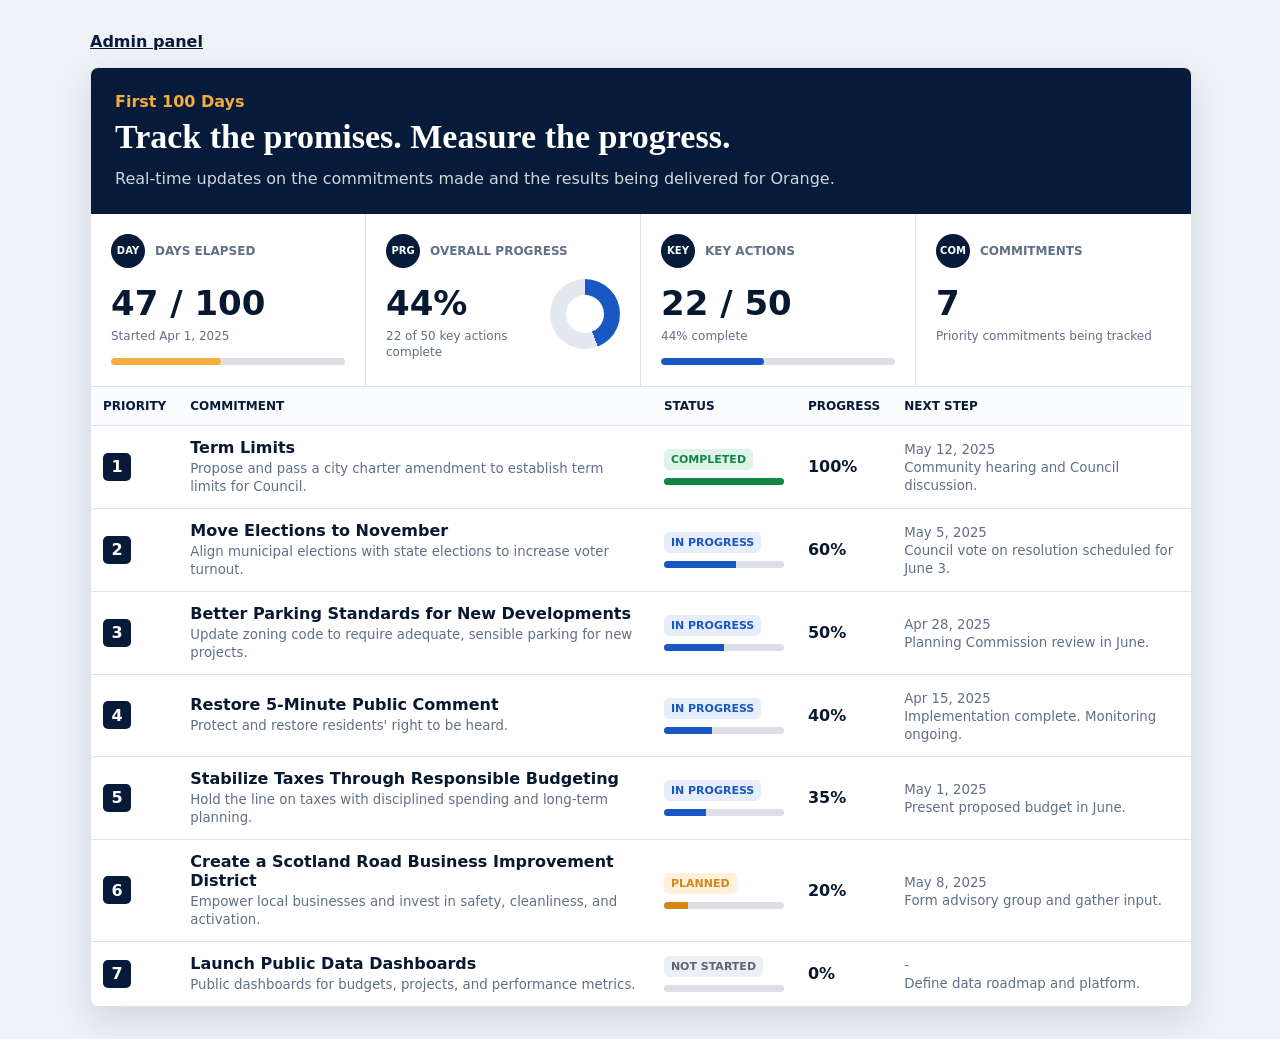
<file: index.html>
<!doctype html>
<html lang="en">
  <head>
    <meta charset="utf-8">
    <meta name="viewport" content="width=device-width, initial-scale=1">
    <title>First 100 Days Embed Preview</title>
    <style>
      body {
        background: #eef2f7;
        margin: 0;
        padding: 32px;
      }

      main {
        margin: 0 auto;
        max-width: 1100px;
      }

      .admin-link {
        color: #061b3a;
        display: inline-block;
        font-family: Inter, ui-sans-serif, system-ui, -apple-system, BlinkMacSystemFont, "Segoe UI", sans-serif;
        font-weight: 800;
        margin-bottom: 16px;
      }
    </style>
  </head>
  <body>
    <main>
      <a class="admin-link" href="./admin.html">Admin panel</a>
      <div id="first-100-days-metrics"></div>
      <script src="./metrics-data.js"></script>
      <script src="./embed.js" data-target="#first-100-days-metrics" data-dashboard-url="https://jameswardfororange.com/first-100-days"></script>
    </main>
  </body>
</html>
</file>
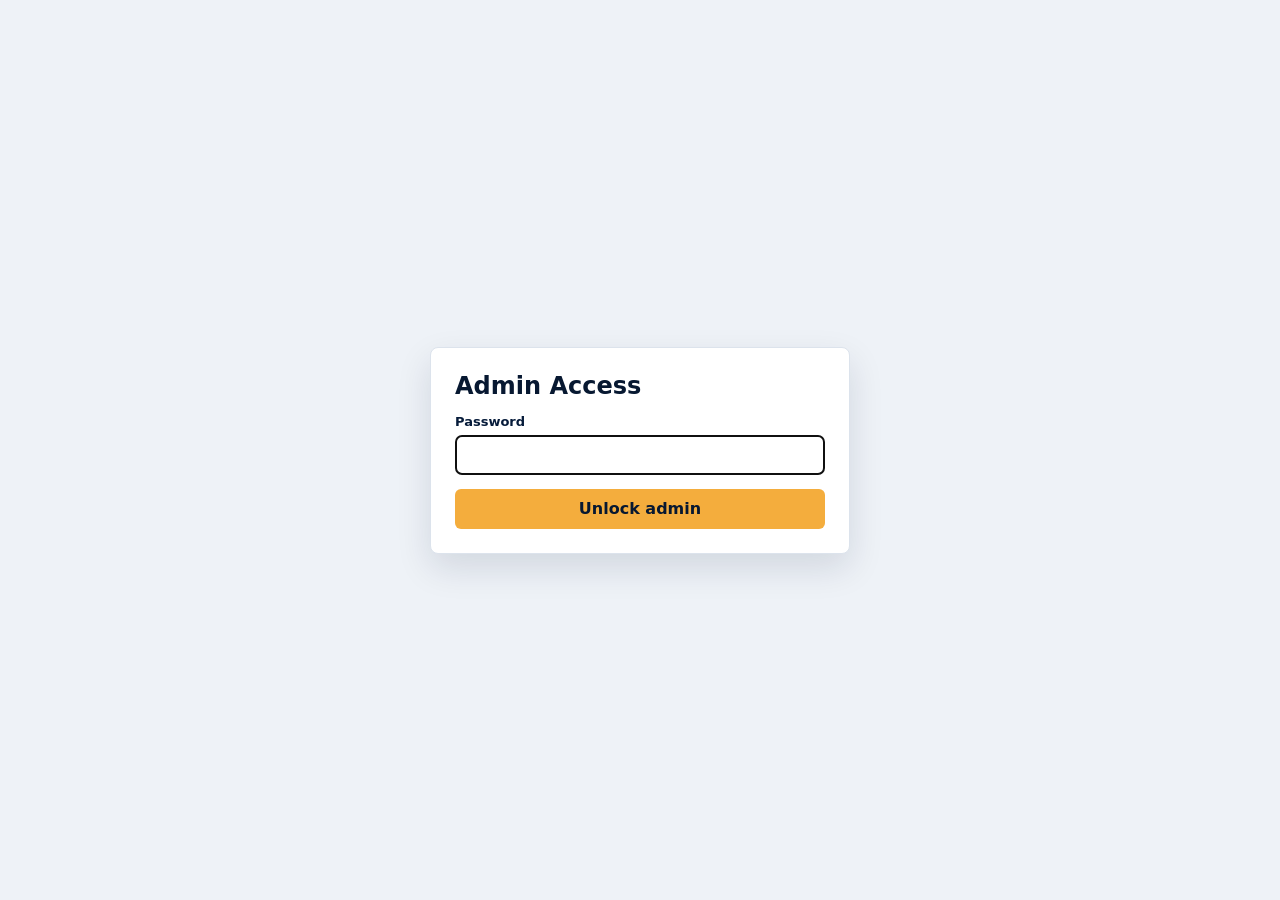
<file: admin.html>
<!doctype html>
<html lang="en">
  <head>
    <meta charset="utf-8">
    <meta name="viewport" content="width=device-width, initial-scale=1">
    <title>First 100 Days Admin</title>
    <style>
      :root {
        --navy: #061b3a;
        --gold: #f4ad3d;
        --ink: #071831;
        --muted: #607086;
        --line: #dce3ec;
        --soft: #eef2f7;
        --blue: #1957c2;
        --danger: #a62620;
        font-family: Inter, ui-sans-serif, system-ui, -apple-system, BlinkMacSystemFont, "Segoe UI", sans-serif;
      }

      * {
        box-sizing: border-box;
      }

      body {
        background: var(--soft);
        color: var(--ink);
        margin: 0;
      }

      header {
        background: var(--navy);
        color: white;
        padding: 22px;
      }

      header div {
        align-items: center;
        display: flex;
        gap: 16px;
        justify-content: space-between;
        margin: 0 auto;
        max-width: 1240px;
      }

      h1 {
        font-size: 24px;
        margin: 0;
      }

      header a {
        color: var(--gold);
        font-weight: 800;
      }

      .header-actions {
        align-items: center;
        display: flex;
        flex-wrap: wrap;
        gap: 8px;
        justify-content: flex-end;
      }

      .header-actions a {
        margin-right: 8px;
      }

      main {
        display: grid;
        gap: 18px;
        grid-template-columns: 360px 1fr;
        margin: 0 auto;
        max-width: 1240px;
        padding: 22px;
      }

      section,
      .card {
        background: white;
        border: 1px solid var(--line);
        border-radius: 8px;
        padding: 20px;
      }

      h2,
      h3 {
        margin: 0 0 14px;
      }

      label {
        color: var(--navy);
        display: grid;
        font-size: 13px;
        font-weight: 800;
        gap: 6px;
      }

      input,
      select,
      textarea {
        border: 1px solid #cfd8e3;
        border-radius: 6px;
        color: var(--ink);
        font: inherit;
        min-height: 40px;
        padding: 9px 10px;
        width: 100%;
      }

      textarea {
        min-height: 78px;
        resize: vertical;
      }

      button,
      .button {
        align-items: center;
        background: var(--gold);
        border: 0;
        border-radius: 6px;
        color: var(--ink);
        cursor: pointer;
        display: inline-flex;
        font: inherit;
        font-weight: 850;
        justify-content: center;
        min-height: 40px;
        padding: 0 14px;
        text-decoration: none;
      }

      button.secondary,
      .button.secondary {
        background: #e9eef6;
      }

      button.danger {
        background: #ffe1df;
        color: var(--danger);
      }

      .stack {
        display: grid;
        gap: 12px;
      }

      .actions {
        display: flex;
        flex-wrap: wrap;
        gap: 8px;
      }

      .notice {
        background: #fff8e9;
        border: 1px solid #f5d89d;
        border-radius: 8px;
        color: #69440e;
        font-size: 13px;
        line-height: 1.45;
        padding: 12px;
      }

      .calculated {
        background: #eef4ff;
        border: 1px solid #cbdcf8;
        border-radius: 8px;
        color: var(--navy);
        display: grid;
        gap: 8px;
        grid-template-columns: repeat(2, minmax(0, 1fr));
        padding: 12px;
      }

      .calculated strong {
        display: block;
        font-size: 22px;
      }

      .calculated span {
        color: var(--muted);
        font-size: 12px;
        font-weight: 800;
        text-transform: uppercase;
      }

      .commitment-card {
        background: #fbfcfe;
        border: 1px solid var(--line);
        border-radius: 8px;
        display: grid;
        gap: 12px;
        padding: 16px;
      }

      .commitment-head {
        align-items: center;
        display: flex;
        gap: 12px;
        justify-content: space-between;
      }

      .commitment-title {
        font-weight: 900;
      }

      .form-grid {
        display: grid;
        gap: 12px;
        grid-template-columns: repeat(2, minmax(0, 1fr));
      }

      .full {
        grid-column: 1 / -1;
      }

      .documents {
        display: grid;
        gap: 8px;
      }

      .document-row {
        align-items: center;
        background: white;
        border: 1px solid var(--line);
        border-radius: 6px;
        display: grid;
        gap: 8px;
        grid-template-columns: 1fr 1.4fr auto;
        padding: 10px;
      }

      .document-row a {
        color: var(--blue);
        font-weight: 800;
      }

      .preview {
        margin-top: 18px;
      }

      body.locked main,
      body.locked header {
        display: none;
      }

      .login-screen {
        align-items: center;
        background: var(--soft);
        display: none;
        min-height: 100vh;
        padding: 22px;
      }

      body.locked .login-screen {
        display: flex;
      }

      .login-card {
        background: white;
        border: 1px solid var(--line);
        border-radius: 8px;
        box-shadow: 0 14px 35px rgba(6, 27, 58, 0.12);
        display: grid;
        gap: 14px;
        margin: 0 auto;
        max-width: 420px;
        padding: 24px;
        width: 100%;
      }

      .login-error {
        color: var(--danger);
        display: none;
        font-size: 13px;
        font-weight: 800;
      }

      @media (max-width: 980px) {
        main,
        .form-grid,
        .document-row,
        .calculated {
          grid-template-columns: 1fr;
        }

        header div {
          align-items: flex-start;
          flex-direction: column;
        }

        .header-actions {
          justify-content: flex-start;
        }
      }
    </style>
  </head>
  <body class="locked">
    <div class="login-screen">
      <form class="login-card" data-login-form>
        <h1>Admin Access</h1>
        <label>Password <input data-password type="password" autocomplete="current-password" autofocus></label>
        <span class="login-error" data-login-error>Incorrect password.</span>
        <button type="submit">Unlock admin</button>
      </form>
    </div>

    <header>
      <div>
        <h1>First 100 Days Admin</h1>
        <div class="header-actions">
          <a href="./index.html">View public preview</a>
          <button data-save-local type="button">Save draft</button>
          <button data-download-data type="button">Download metrics-data.js</button>
          <button data-download-json type="button">Download metrics.json</button>
          <button class="secondary" data-reset type="button">Reset draft</button>
        </div>
      </div>
    </header>

    <main>
      <aside class="stack">
        <section>
          <h2>Summary</h2>
          <div class="notice">
            Overall progress and completed key actions are calculated from the commitments below.
          </div>
          <form class="stack" data-summary-form></form>
        </section>

        <section>
          <h2>Add Commitment</h2>
          <form class="stack" data-add-form></form>
        </section>
      </aside>

      <section>
        <h2>Commitments</h2>
        <div class="stack" data-commitments></div>
        <div class="preview">
          <h2>Preview</h2>
          <div id="first-100-days-admin-preview"></div>
        </div>
      </section>
    </main>

    <script src="./metrics-data.js"></script>
    <script src="./admin.js"></script>
  </body>
</html>
</file>
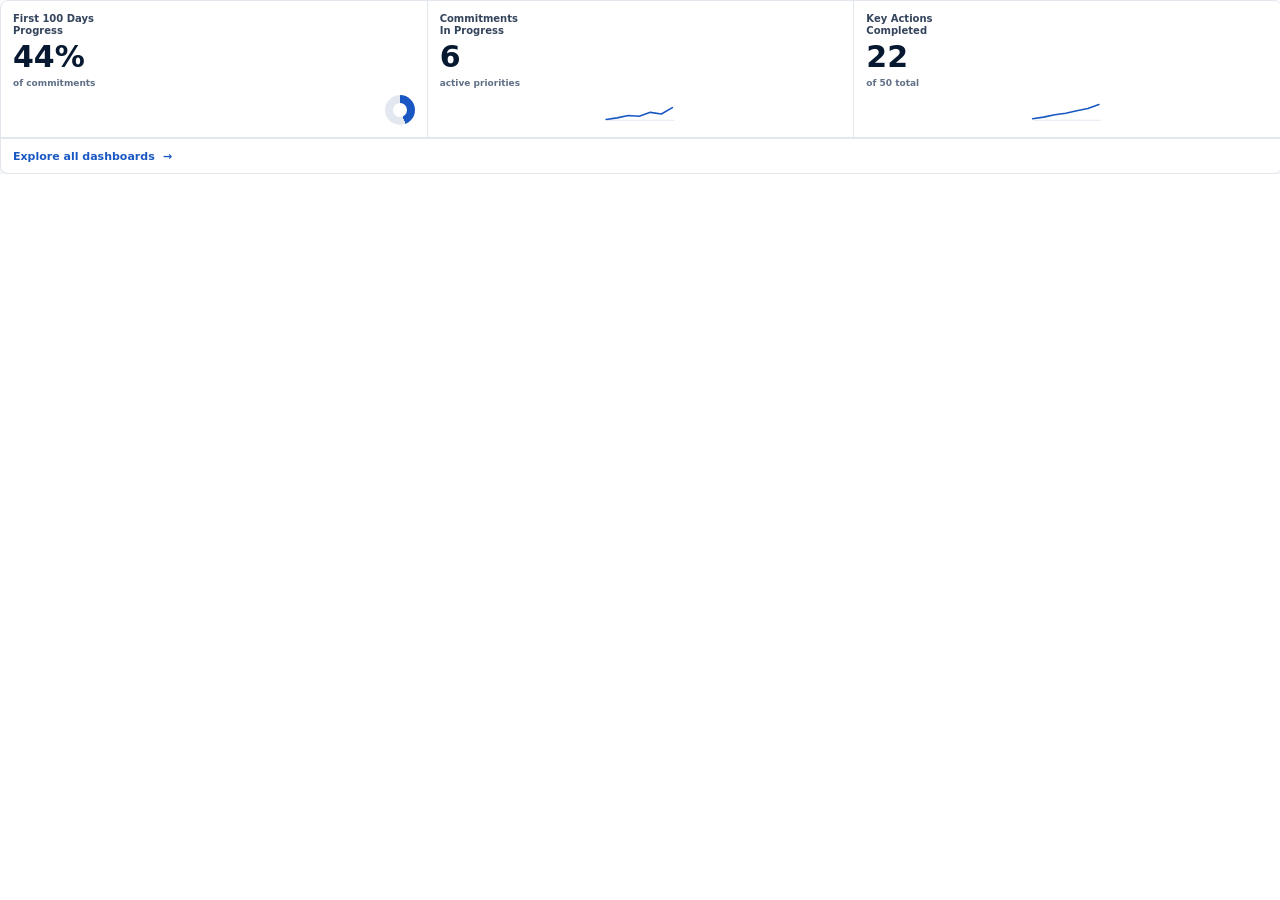
<file: micro-widget.html>
<!doctype html>
<html lang="en">
  <head>
    <meta charset="utf-8">
    <meta name="viewport" content="width=device-width, initial-scale=1">
    <title>First 100 Days Micro Widget</title>
    <style>
      html,
      body {
        background: transparent;
        height: auto;
        margin: 0;
        overflow: hidden;
        padding: 0;
        width: 100%;
      }
    </style>
  </head>
  <body>
    <div id="first-100-days-micro-widget"></div>
    <script src="./metrics-data.js"></script>
    <script
      src="./micro-widget.js"
      data-target="#first-100-days-micro-widget"
      data-dashboard-url="https://jameswardfororange.com/first-100-days">
    </script>
    <script>
      (function () {
        function sendHeight() {
          var height = Math.ceil(document.documentElement.scrollHeight || document.body.scrollHeight || 0);
          window.parent.postMessage({
            type: "first100days:micro-height",
            height: height
          }, "*");
        }

        window.addEventListener("load", sendHeight);
        window.addEventListener("resize", sendHeight);
        window.addEventListener("first100days:data-ready", function () {
          window.setTimeout(sendHeight, 100);
        });
        window.setTimeout(sendHeight, 500);
      }());
    </script>
  </body>
</html>
</file>
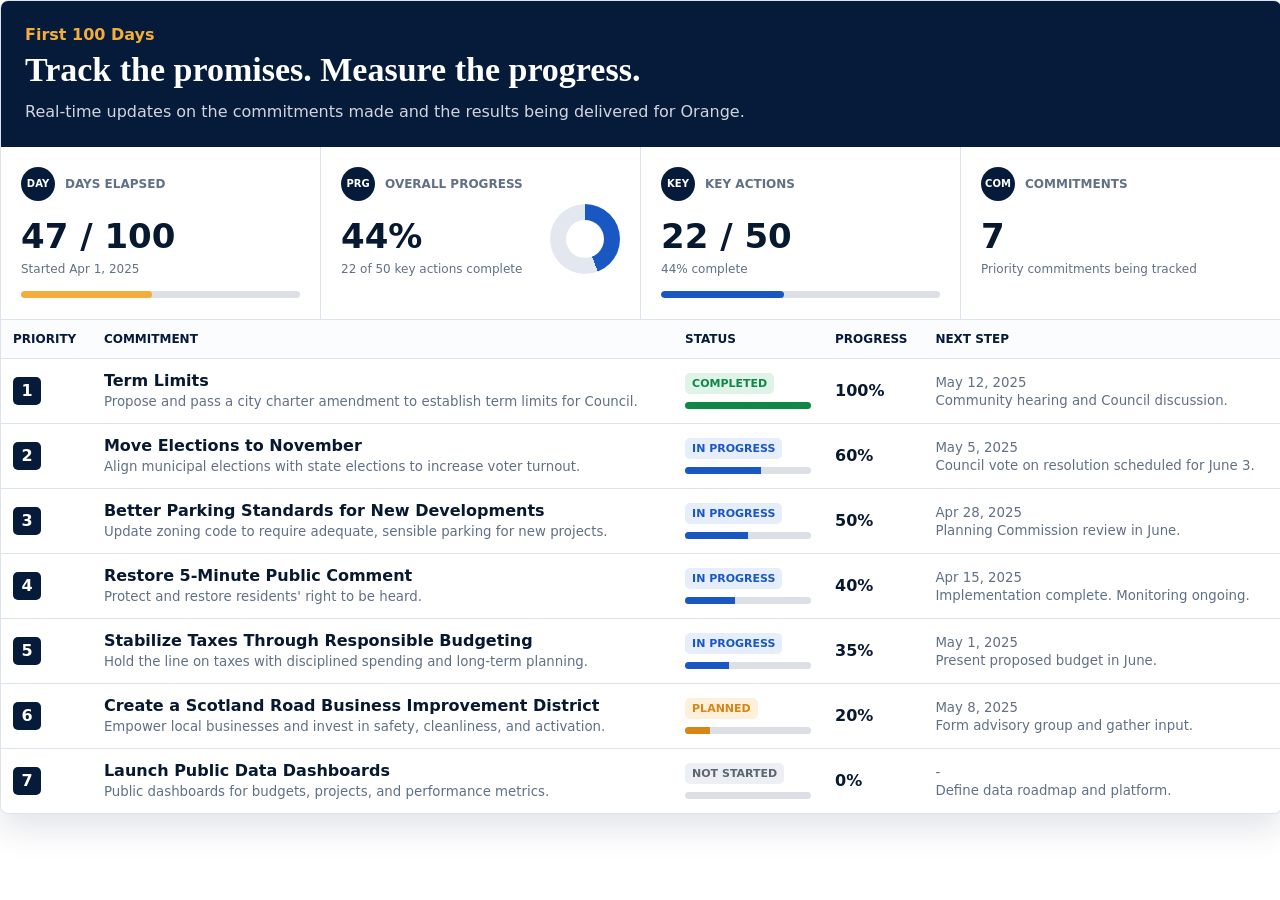
<file: widget.html>
<!doctype html>
<html lang="en">
  <head>
    <meta charset="utf-8">
    <meta name="viewport" content="width=device-width, initial-scale=1">
    <title>First 100 Days Metrics Widget</title>
    <style>
      html,
      body {
        background: transparent;
        margin: 0;
        padding: 0;
      }

      body {
        overflow-x: hidden;
      }
    </style>
  </head>
  <body>
    <div id="first-100-days-metrics"></div>
    <script src="./metrics-data.js"></script>
    <script src="./embed.js" data-target="#first-100-days-metrics" data-dashboard-url="https://jameswardfororange.com/first-100-days"></script>
  </body>
</html>
</file>
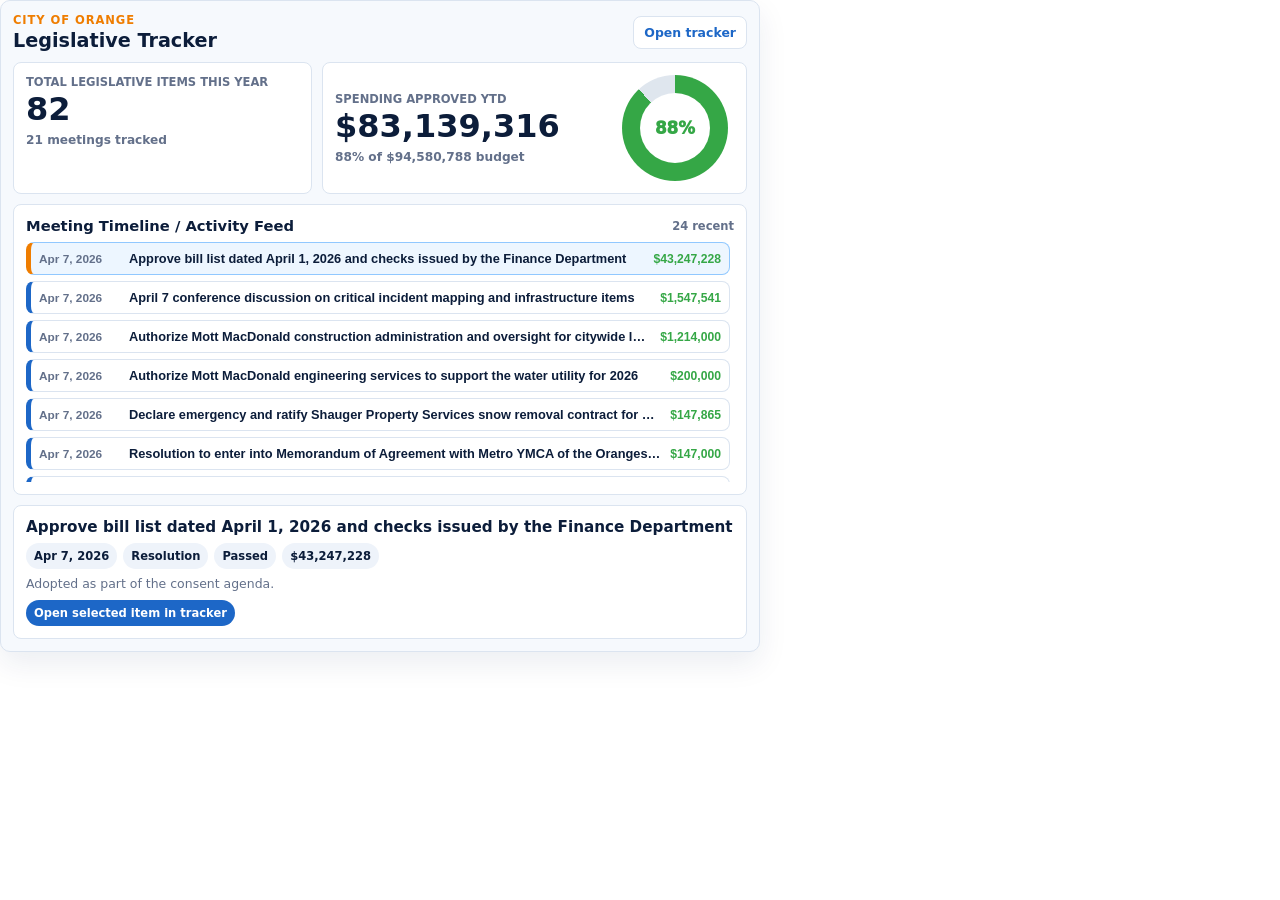
<file: docs/micro-widget.html>
<!doctype html>
<html lang="en">
  <head>
    <meta charset="utf-8" />
    <meta name="viewport" content="width=device-width, initial-scale=1" />
    <title>Orange Legislative Tracker Micro Widget</title>
    <link rel="stylesheet" href="micro-widget.css" />
  </head>
  <body>
    <main class="widget-shell" aria-label="City of Orange legislative tracker summary widget">
      <header>
        <div>
          <p>City of Orange</p>
          <h1>Legislative Tracker</h1>
        </div>
        <a id="openFullTracker" href="index.html" target="_blank" rel="noopener">Open tracker</a>
      </header>

      <section class="widget-grid">
        <article class="metric-card">
          <span>Total legislative items this year</span>
          <strong id="totalItems">--</strong>
          <small id="meetingCount">-- meetings tracked</small>
        </article>

        <article class="spending-card">
          <div>
            <span>Spending approved YTD</span>
            <strong id="spentYtd">--</strong>
            <small id="budgetPace">-- budget pace</small>
          </div>
          <div id="spendingGauge" class="mini-gauge" aria-label="Spending overview chart"></div>
        </article>
      </section>

      <section class="activity-card">
        <div class="section-title">
          <h2>Meeting Timeline / Activity Feed</h2>
          <span id="activityCount"></span>
        </div>
        <div id="activityFeed" class="activity-feed" role="listbox" aria-label="Select a legislative item"></div>
      </section>

      <section id="selectedItem" class="selected-card" aria-live="polite"></section>
    </main>

    <script src="budget-dashboard-data.js"></script>
    <script src="seed-data.js"></script>
    <script src="imported-history-data.js"></script>
    <script src="archive-meeting-data.js"></script>
    <script src="site-update-data.js"></script>
    <script src="micro-widget.js"></script>
  </body>
</html>
</file>
<file: docs/micro-widget.css>
:root {
  --blue: #1d67c7;
  --teal: #009b8f;
  --green: #35a746;
  --orange: #ef7d00;
  --red: #ef4444;
  --ink: #0c1d3a;
  --muted: #63708a;
  --line: #dbe4f0;
  --surface: #fff;
  --bg: #f6f9fd;
  font-family: Inter, ui-sans-serif, system-ui, -apple-system, BlinkMacSystemFont, "Segoe UI", sans-serif;
}

* {
  box-sizing: border-box;
}

body {
  margin: 0;
  background: transparent;
  color: var(--ink);
}

.widget-shell {
  width: min(100%, 760px);
  display: grid;
  gap: 10px;
  border: 1px solid var(--line);
  border-radius: 10px;
  background: var(--bg);
  box-shadow: 0 12px 30px rgba(15, 43, 83, 0.08);
  padding: 12px;
}

header {
  display: flex;
  justify-content: space-between;
  gap: 12px;
  align-items: center;
}

header p {
  margin: 0 0 2px;
  color: var(--orange);
  font-size: 0.72rem;
  font-weight: 900;
  letter-spacing: 0.08em;
  text-transform: uppercase;
}

h1,
h2 {
  margin: 0;
}

h1 {
  font-size: 1.2rem;
}

h2 {
  font-size: 0.92rem;
}

a {
  color: var(--blue);
}

#openFullTracker {
  border: 1px solid var(--line);
  border-radius: 8px;
  background: #fff;
  font-size: 0.78rem;
  font-weight: 850;
  text-decoration: none;
  padding: 8px 10px;
}

.widget-grid {
  display: grid;
  grid-template-columns: 0.95fr 1.35fr;
  gap: 10px;
}

.metric-card,
.spending-card,
.activity-card,
.selected-card {
  border: 1px solid var(--line);
  border-radius: 8px;
  background: var(--surface);
  padding: 12px;
}

.metric-card span,
.spending-card span {
  display: block;
  color: var(--muted);
  font-size: 0.72rem;
  font-weight: 900;
  text-transform: uppercase;
}

.metric-card strong,
.spending-card strong {
  display: block;
  margin: 4px 0;
  font-size: 2rem;
  line-height: 1;
}

.metric-card small,
.spending-card small {
  color: var(--muted);
  font-size: 0.76rem;
  font-weight: 750;
}

.spending-card {
  display: grid;
  grid-template-columns: minmax(0, 1fr) 112px;
  gap: 10px;
  align-items: center;
}

.mini-gauge {
  width: 106px;
  height: 106px;
  display: grid;
  place-items: center;
  border-radius: 50%;
  background: conic-gradient(var(--green) var(--pct), #dfe6ee 0);
}

.mini-gauge::before {
  content: attr(data-label);
  width: 70px;
  height: 70px;
  display: grid;
  place-items: center;
  border-radius: 50%;
  background: #fff;
  color: var(--green);
  font-size: 1.05rem;
  font-weight: 950;
}

.section-title {
  display: flex;
  justify-content: space-between;
  gap: 10px;
  align-items: center;
  margin-bottom: 8px;
}

.section-title span {
  color: var(--muted);
  font-size: 0.72rem;
  font-weight: 850;
}

.activity-feed {
  max-height: 240px;
  overflow: auto;
  display: grid;
  gap: 6px;
  padding-right: 4px;
}

.activity-item {
  width: 100%;
  display: grid;
  grid-template-columns: 82px minmax(0, 1fr) auto;
  gap: 8px;
  align-items: center;
  border: 1px solid var(--line);
  border-left: 5px solid var(--blue);
  border-radius: 8px;
  background: #fff;
  color: var(--ink);
  cursor: pointer;
  text-align: left;
  padding: 8px;
}

.activity-item.active {
  background: #edf6ff;
  border-color: #91c8ff;
  border-left-color: var(--orange);
}

.activity-date {
  color: var(--muted);
  font-size: 0.74rem;
  font-weight: 900;
}

.activity-title {
  overflow: hidden;
  text-overflow: ellipsis;
  white-space: nowrap;
  font-size: 0.8rem;
  font-weight: 850;
}

.activity-amount {
  color: var(--green);
  font-size: 0.76rem;
  font-weight: 900;
}

.selected-card {
  display: grid;
  gap: 7px;
}

.selected-card h3 {
  margin: 0;
  font-size: 0.95rem;
}

.selected-card p {
  margin: 0;
  color: var(--muted);
  font-size: 0.78rem;
  line-height: 1.35;
}

.selected-meta {
  display: flex;
  flex-wrap: wrap;
  gap: 6px;
}

.selected-meta span,
.selected-card a {
  display: inline-flex;
  align-items: center;
  min-height: 26px;
  border-radius: 999px;
  background: #eef3fa;
  color: var(--ink);
  font-size: 0.72rem;
  font-weight: 850;
  text-decoration: none;
  padding: 0 8px;
}

.selected-card a {
  width: fit-content;
  background: var(--blue);
  color: #fff;
}

@media (max-width: 620px) {
  .widget-grid,
  .spending-card {
    grid-template-columns: 1fr;
  }

  .mini-gauge {
    justify-self: start;
  }

  .activity-item {
    grid-template-columns: 1fr;
  }
}
</file>
